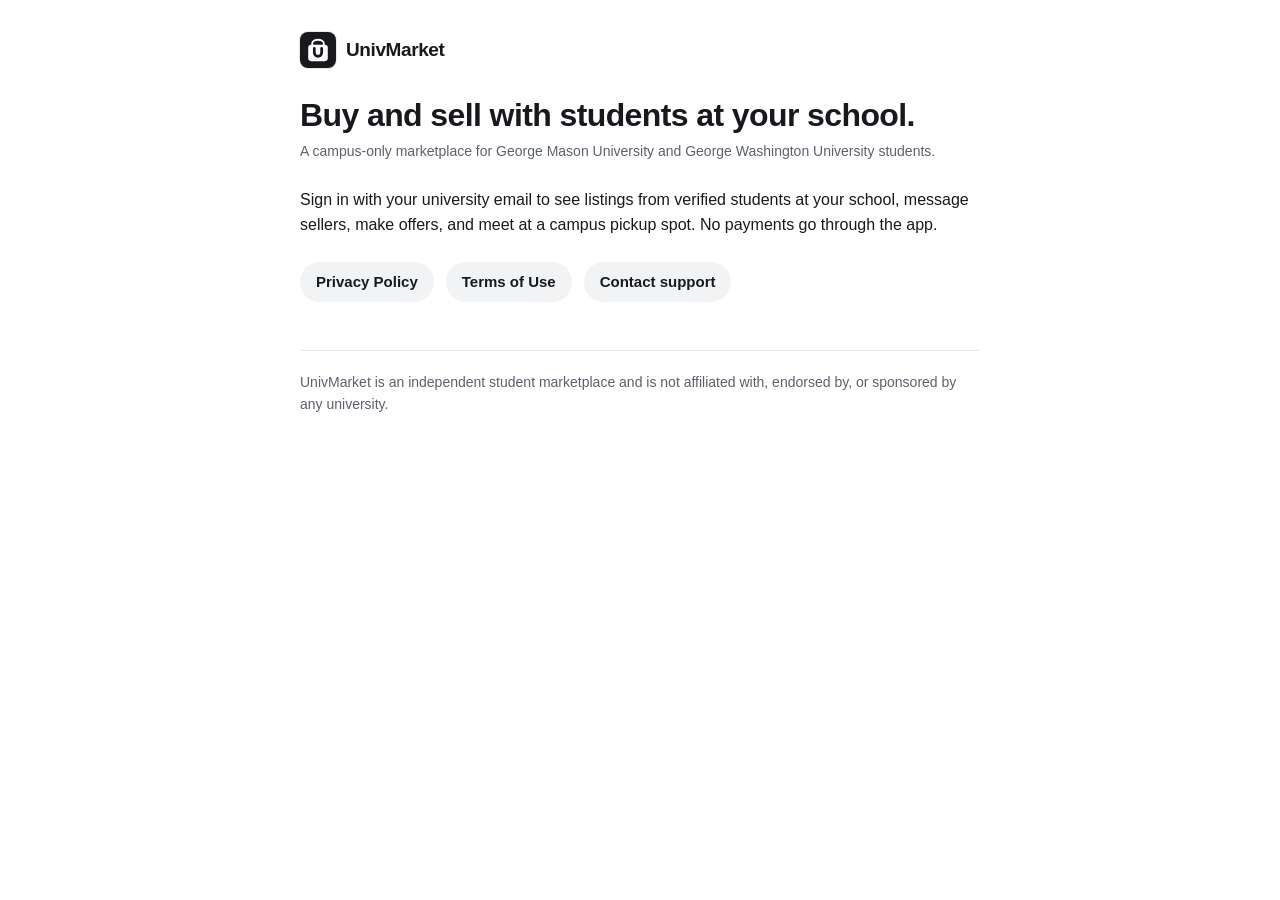
<file: site/index.html>
<!doctype html>
<html lang="en">
<head>
<meta charset="utf-8">
<meta name="viewport" content="width=device-width, initial-scale=1">
<title>UnivMarket</title>
<meta name="description" content="Buy and sell with verified students at your school.">
<link rel="stylesheet" href="style.css">
</head>
<body>
<main>
  <header>
    <span class="tile" aria-hidden="true"><svg viewBox="22 17 76 85" width="26" height="26"><path d="M41 43V38A19 12 0 0 1 79 38V43" fill="none" stroke="#fff" stroke-width="6" stroke-linecap="round"/><rect x="28" y="42" width="64" height="54" rx="10" fill="#fff"/><path d="M48 54V68A12 12 0 0 0 72 68V54" fill="none" stroke="#17191c" stroke-width="9" stroke-linecap="round"/></svg></span>
    <a href="./">UnivMarket</a>
  </header>
  <h1>Buy and sell with students at your school.</h1>
  <p class="meta">A campus-only marketplace for George Mason University and George Washington University students.</p>
  <p>Sign in with your university email to see listings from verified students at your school, message sellers, make offers, and meet at a campus pickup spot. No payments go through the app.</p>
  <nav>
    <a href="privacy.html">Privacy Policy</a>
    <a href="terms.html">Terms of Use</a>
    <a href="mailto:univmarket.app@gmail.com">Contact support</a>
  </nav>
  <footer>UnivMarket is an independent student marketplace and is not affiliated with, endorsed by, or sponsored by any university.</footer>
</main>
</body>
</html>
</file>
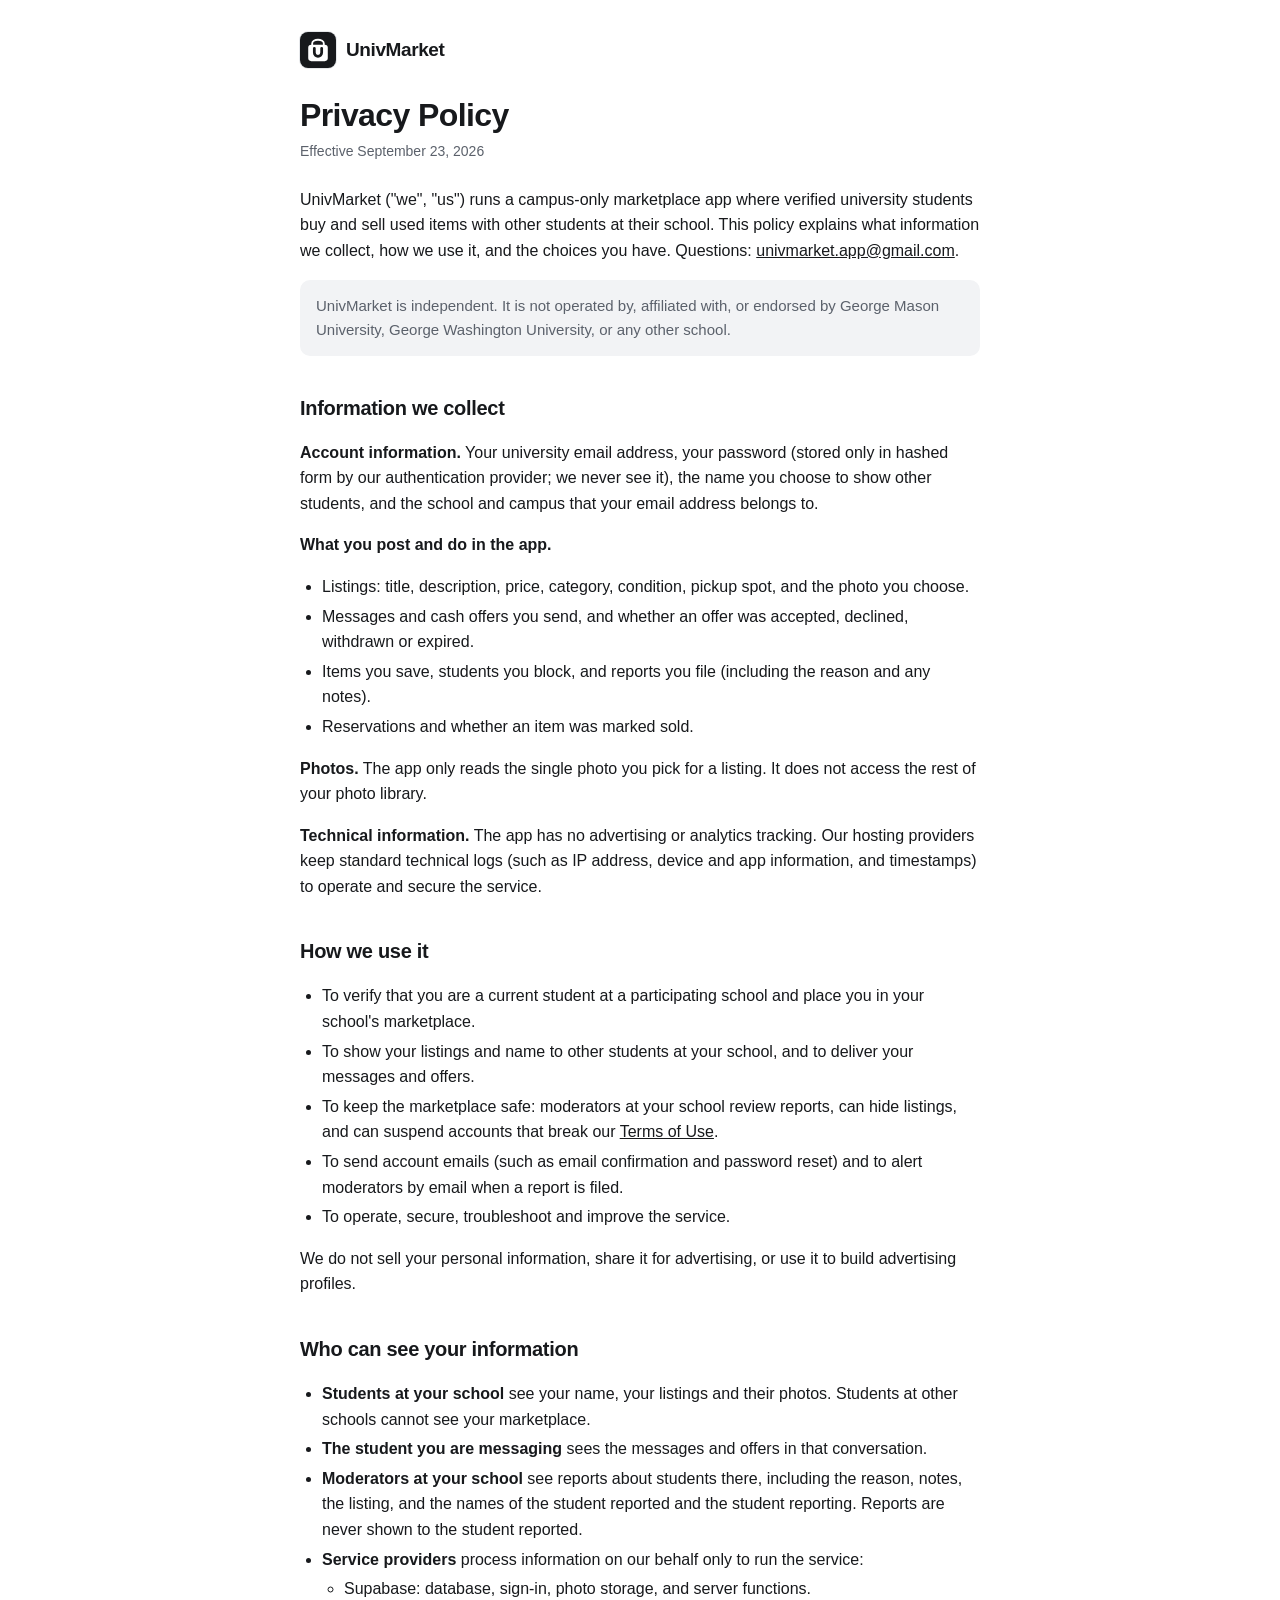
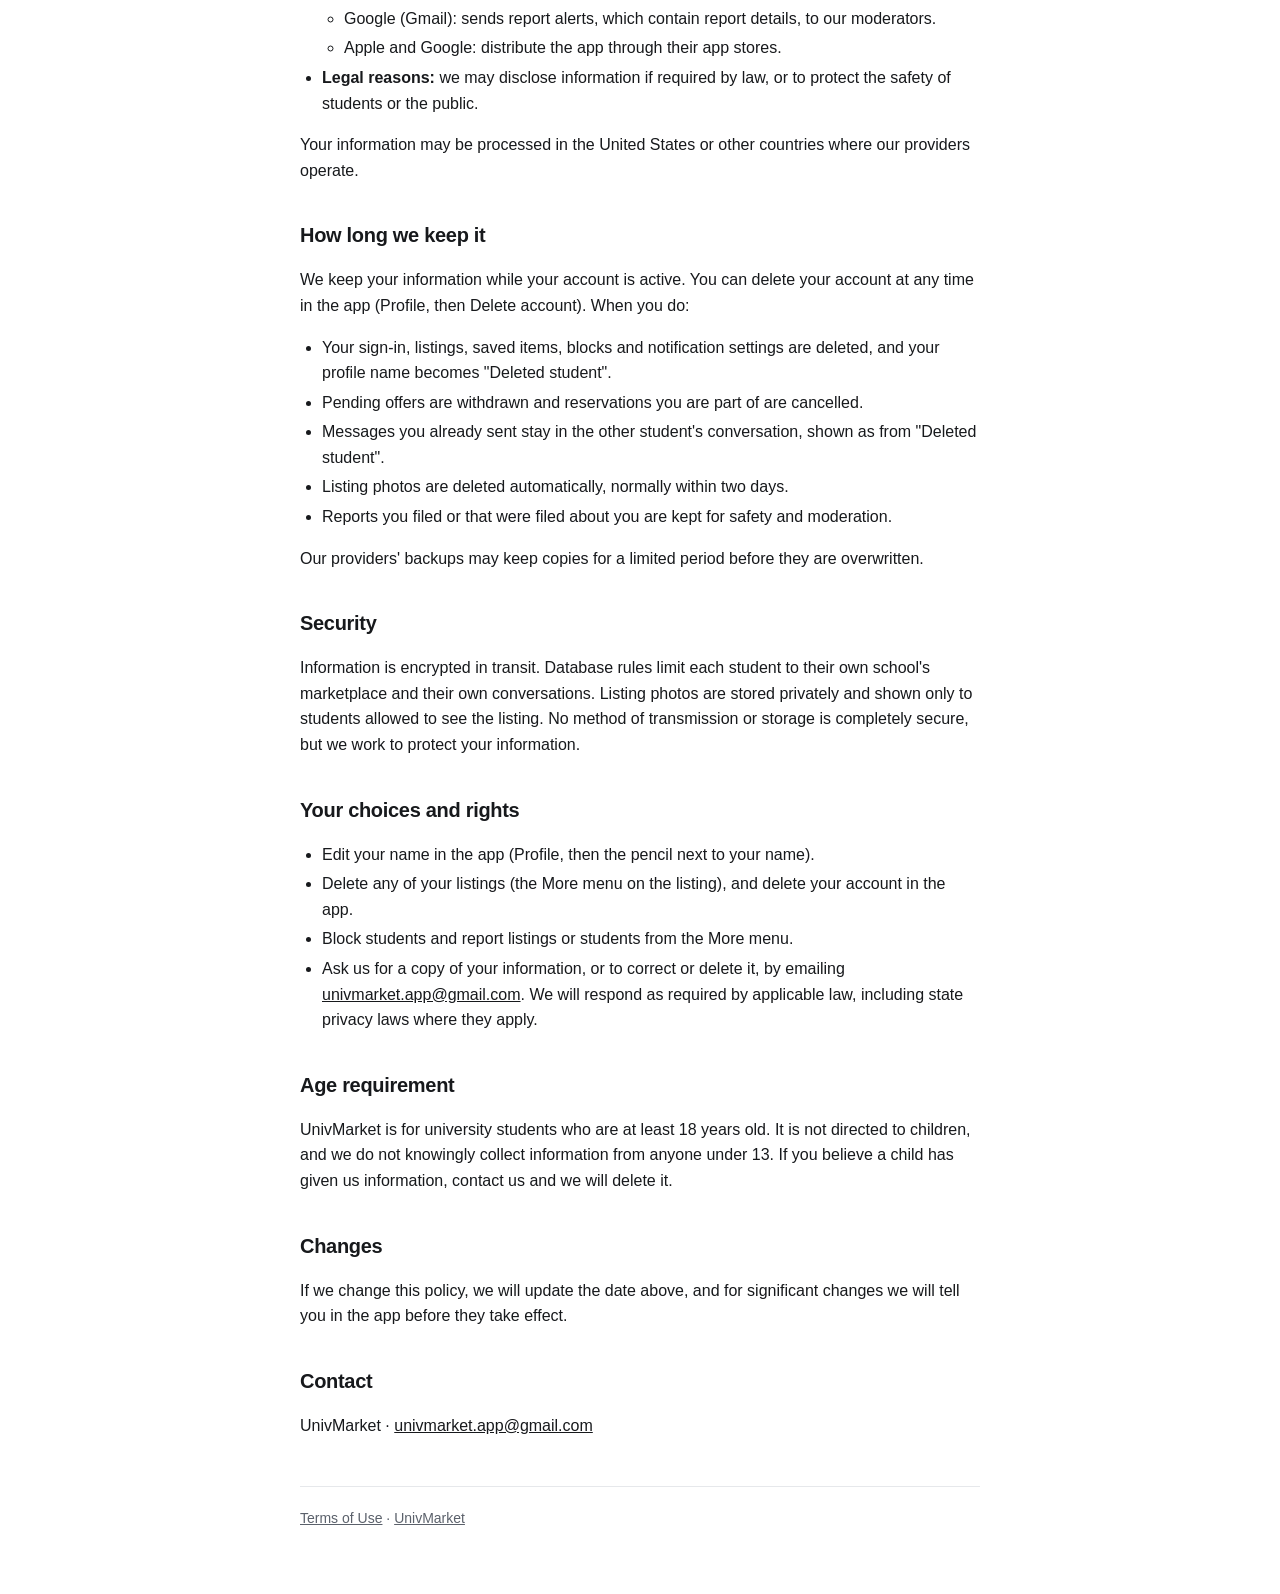
<file: site/privacy.html>
<!doctype html>
<html lang="en">
<head>
<meta charset="utf-8">
<meta name="viewport" content="width=device-width, initial-scale=1">
<title>Privacy Policy · UnivMarket</title>
<meta name="description" content="How UnivMarket collects, uses and protects your information.">
<link rel="stylesheet" href="style.css">
</head>
<body>
<main>
  <header>
    <span class="tile" aria-hidden="true"><svg viewBox="22 17 76 85" width="26" height="26"><path d="M41 43V38A19 12 0 0 1 79 38V43" fill="none" stroke="#fff" stroke-width="6" stroke-linecap="round"/><rect x="28" y="42" width="64" height="54" rx="10" fill="#fff"/><path d="M48 54V68A12 12 0 0 0 72 68V54" fill="none" stroke="#17191c" stroke-width="9" stroke-linecap="round"/></svg></span>
    <a href="./">UnivMarket</a>
  </header>
  <h1>Privacy Policy</h1>
  <p class="meta">Effective September 23, 2026</p>

  <p>UnivMarket ("we", "us") runs a campus-only marketplace app where verified university students buy and sell used items with other students at their school. This policy explains what information we collect, how we use it, and the choices you have. Questions: <a href="mailto:univmarket.app@gmail.com">univmarket.app@gmail.com</a>.</p>
  <p class="note">UnivMarket is independent. It is not operated by, affiliated with, or endorsed by George Mason University, George Washington University, or any other school.</p>

  <h2>Information we collect</h2>
  <p><strong>Account information.</strong> Your university email address, your password (stored only in hashed form by our authentication provider; we never see it), the name you choose to show other students, and the school and campus that your email address belongs to.</p>
  <p><strong>What you post and do in the app.</strong></p>
  <ul>
    <li>Listings: title, description, price, category, condition, pickup spot, and the photo you choose.</li>
    <li>Messages and cash offers you send, and whether an offer was accepted, declined, withdrawn or expired.</li>
    <li>Items you save, students you block, and reports you file (including the reason and any notes).</li>
    <li>Reservations and whether an item was marked sold.</li>
  </ul>
  <p><strong>Photos.</strong> The app only reads the single photo you pick for a listing. It does not access the rest of your photo library.</p>
  <p><strong>Technical information.</strong> The app has no advertising or analytics tracking. Our hosting providers keep standard technical logs (such as IP address, device and app information, and timestamps) to operate and secure the service.</p>

  <h2>How we use it</h2>
  <ul>
    <li>To verify that you are a current student at a participating school and place you in your school's marketplace.</li>
    <li>To show your listings and name to other students at your school, and to deliver your messages and offers.</li>
    <li>To keep the marketplace safe: moderators at your school review reports, can hide listings, and can suspend accounts that break our <a href="terms.html">Terms of Use</a>.</li>
    <li>To send account emails (such as email confirmation and password reset) and to alert moderators by email when a report is filed.</li>
    <li>To operate, secure, troubleshoot and improve the service.</li>
  </ul>
  <p>We do not sell your personal information, share it for advertising, or use it to build advertising profiles.</p>

  <h2>Who can see your information</h2>
  <ul>
    <li><strong>Students at your school</strong> see your name, your listings and their photos. Students at other schools cannot see your marketplace.</li>
    <li><strong>The student you are messaging</strong> sees the messages and offers in that conversation.</li>
    <li><strong>Moderators at your school</strong> see reports about students there, including the reason, notes, the listing, and the names of the student reported and the student reporting. Reports are never shown to the student reported.</li>
    <li><strong>Service providers</strong> process information on our behalf only to run the service:
      <ul>
        <li>Supabase: database, sign-in, photo storage, and server functions.</li>
        <li>Google (Gmail): sends report alerts, which contain report details, to our moderators.</li>
        <li>Apple and Google: distribute the app through their app stores.</li>
      </ul>
    </li>
    <li><strong>Legal reasons:</strong> we may disclose information if required by law, or to protect the safety of students or the public.</li>
  </ul>
  <p>Your information may be processed in the United States or other countries where our providers operate.</p>

  <h2>How long we keep it</h2>
  <p>We keep your information while your account is active. You can delete your account at any time in the app (Profile, then Delete account). When you do:</p>
  <ul>
    <li>Your sign-in, listings, saved items, blocks and notification settings are deleted, and your profile name becomes "Deleted student".</li>
    <li>Pending offers are withdrawn and reservations you are part of are cancelled.</li>
    <li>Messages you already sent stay in the other student's conversation, shown as from "Deleted student".</li>
    <li>Listing photos are deleted automatically, normally within two days.</li>
    <li>Reports you filed or that were filed about you are kept for safety and moderation.</li>
  </ul>
  <p>Our providers' backups may keep copies for a limited period before they are overwritten.</p>

  <h2>Security</h2>
  <p>Information is encrypted in transit. Database rules limit each student to their own school's marketplace and their own conversations. Listing photos are stored privately and shown only to students allowed to see the listing. No method of transmission or storage is completely secure, but we work to protect your information.</p>

  <h2>Your choices and rights</h2>
  <ul>
    <li>Edit your name in the app (Profile, then the pencil next to your name).</li>
    <li>Delete any of your listings (the More menu on the listing), and delete your account in the app.</li>
    <li>Block students and report listings or students from the More menu.</li>
    <li>Ask us for a copy of your information, or to correct or delete it, by emailing <a href="mailto:univmarket.app@gmail.com">univmarket.app@gmail.com</a>. We will respond as required by applicable law, including state privacy laws where they apply.</li>
  </ul>

  <h2>Age requirement</h2>
  <p>UnivMarket is for university students who are at least 18 years old. It is not directed to children, and we do not knowingly collect information from anyone under 13. If you believe a child has given us information, contact us and we will delete it.</p>

  <h2>Changes</h2>
  <p>If we change this policy, we will update the date above, and for significant changes we will tell you in the app before they take effect.</p>

  <h2>Contact</h2>
  <p>UnivMarket · <a href="mailto:univmarket.app@gmail.com">univmarket.app@gmail.com</a></p>

  <footer><a href="terms.html">Terms of Use</a> · <a href="./">UnivMarket</a></footer>
</main>
</body>
</html>
</file>
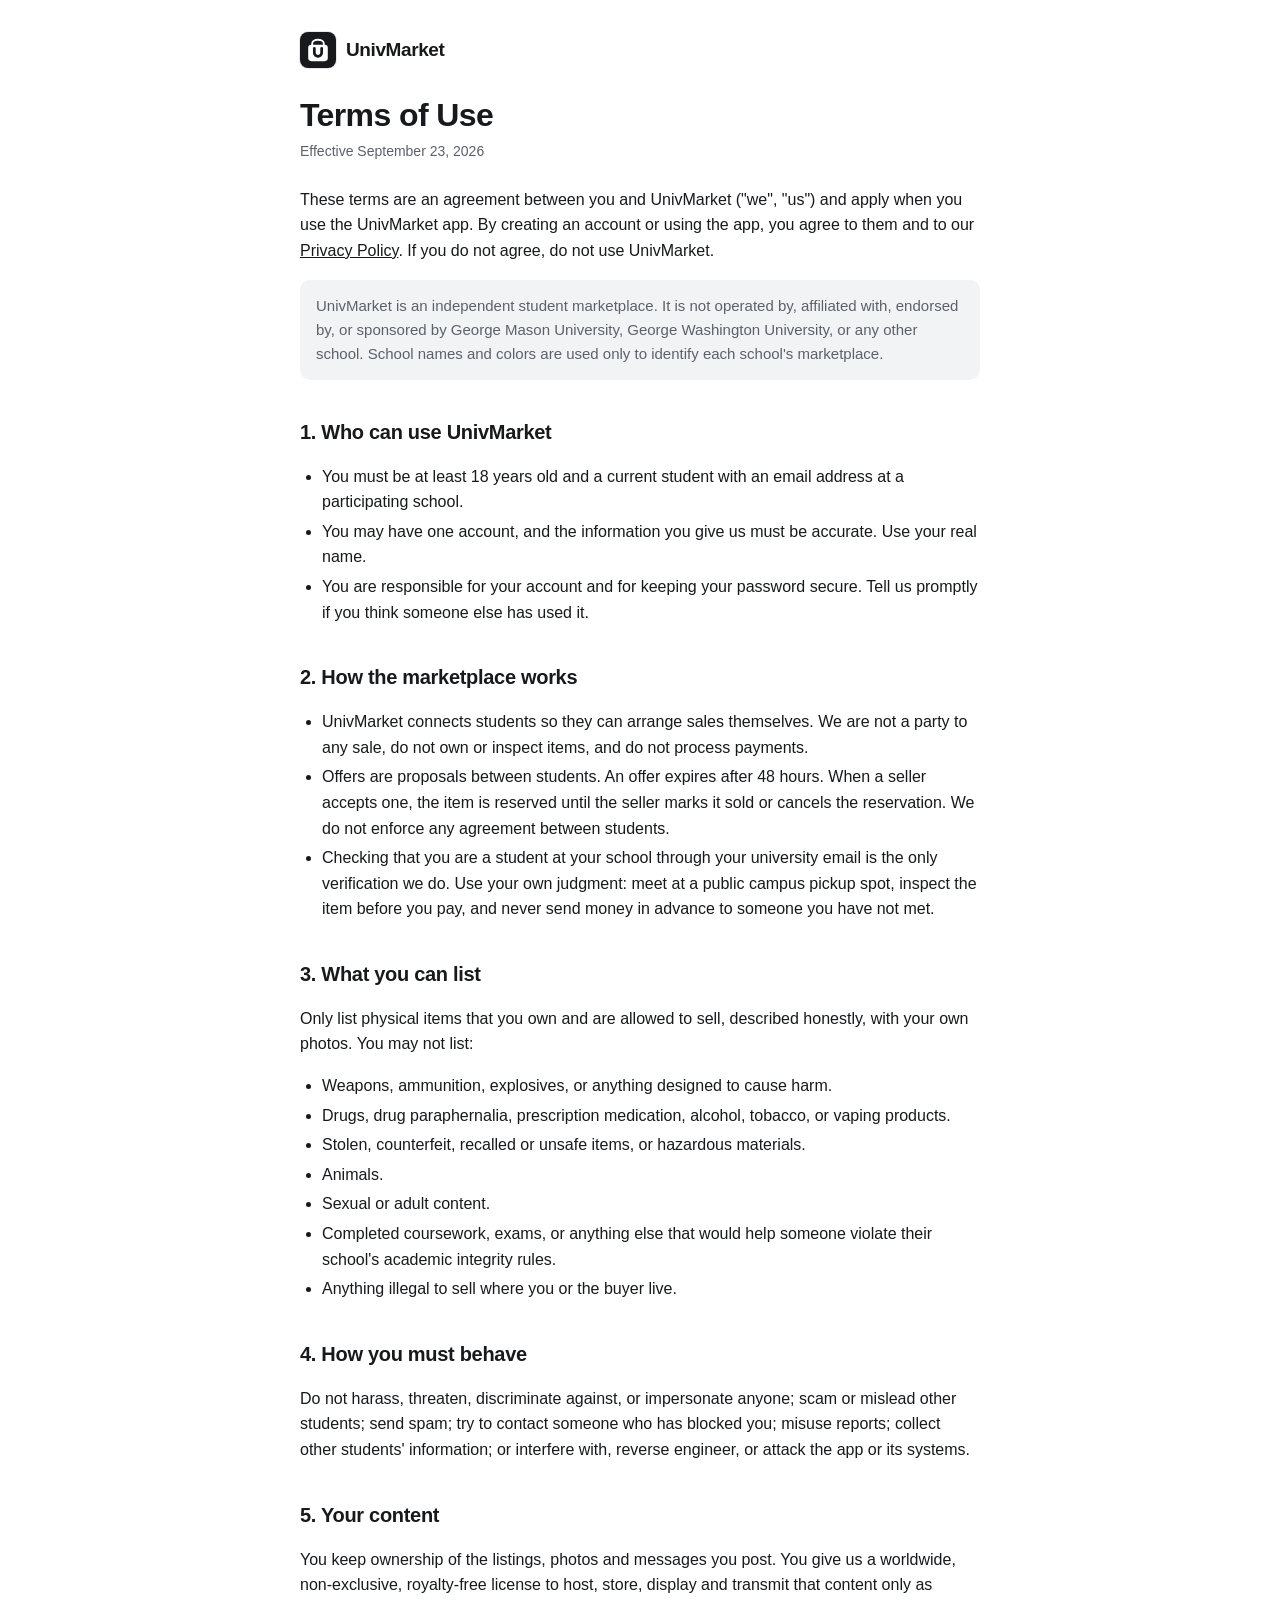
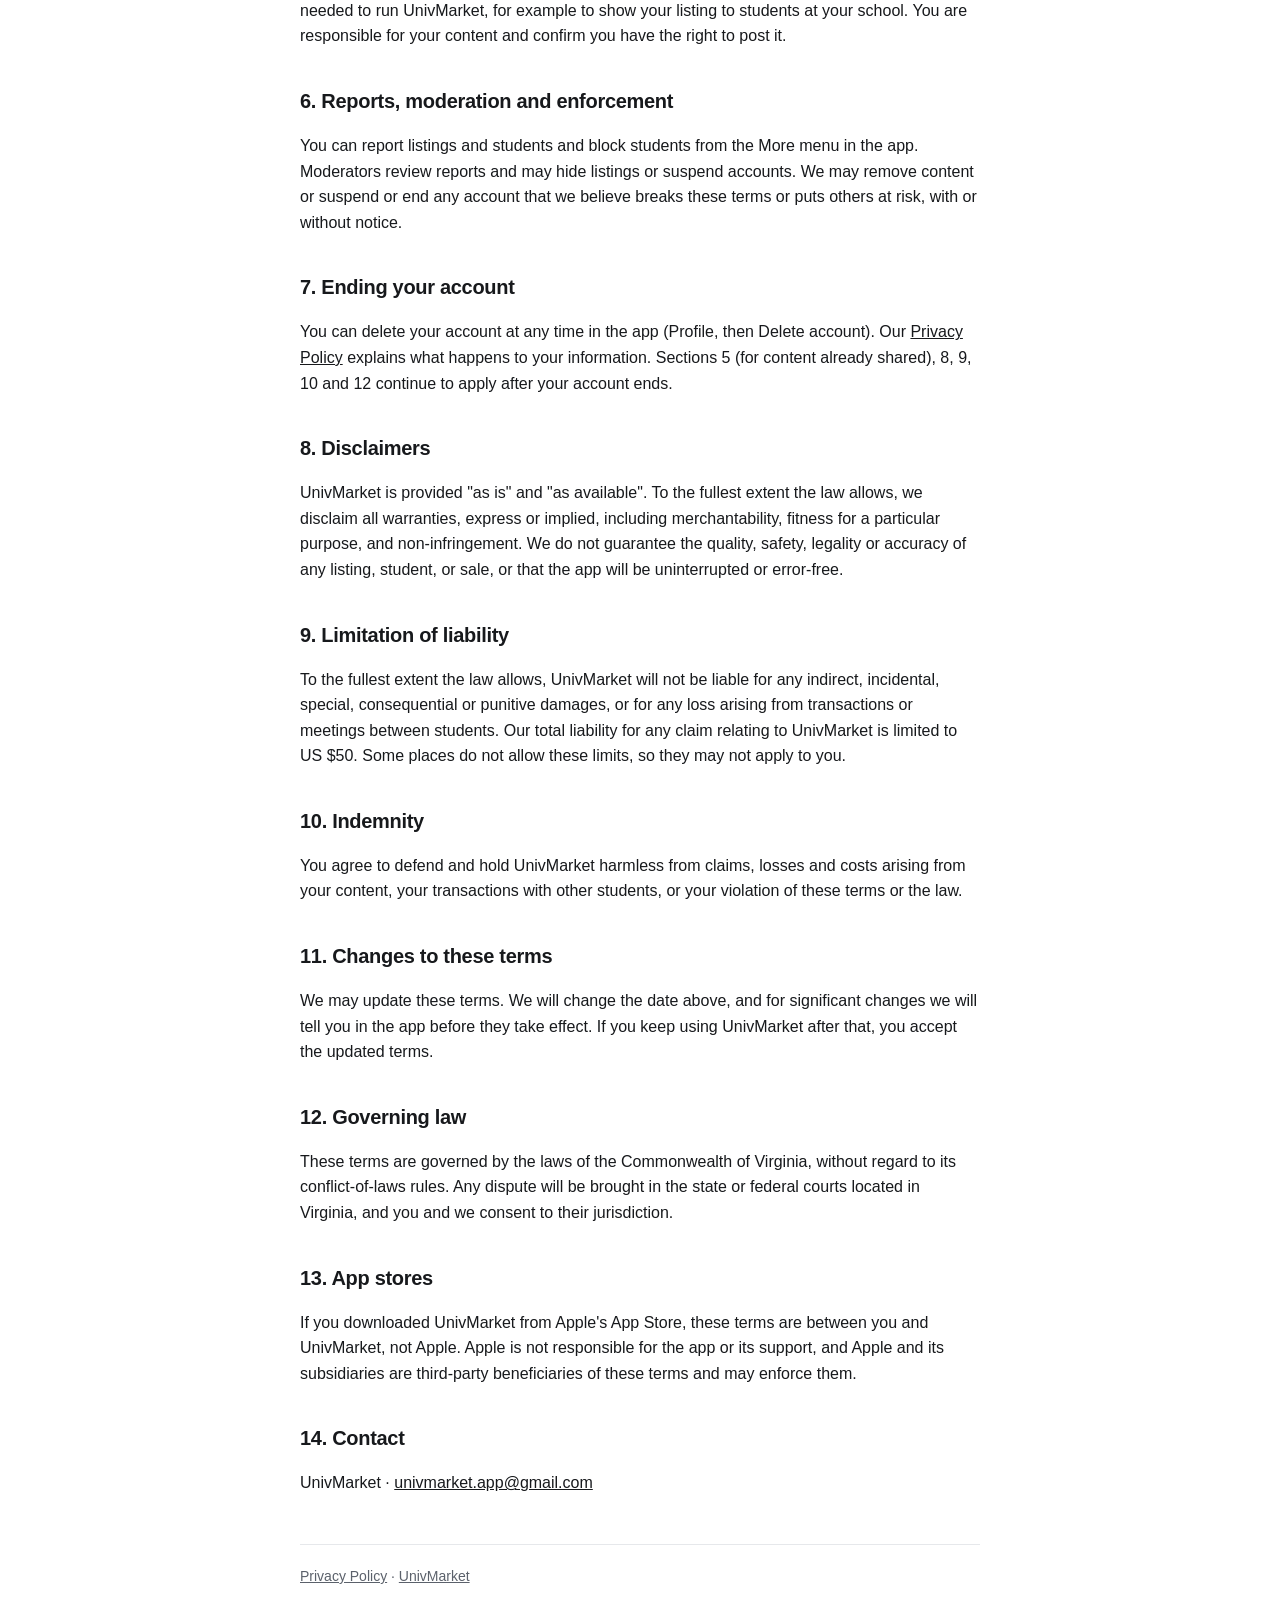
<file: site/terms.html>
<!doctype html>
<html lang="en">
<head>
<meta charset="utf-8">
<meta name="viewport" content="width=device-width, initial-scale=1">
<title>Terms of Use · UnivMarket</title>
<meta name="description" content="The rules for using UnivMarket.">
<link rel="stylesheet" href="style.css">
</head>
<body>
<main>
  <header>
    <span class="tile" aria-hidden="true"><svg viewBox="22 17 76 85" width="26" height="26"><path d="M41 43V38A19 12 0 0 1 79 38V43" fill="none" stroke="#fff" stroke-width="6" stroke-linecap="round"/><rect x="28" y="42" width="64" height="54" rx="10" fill="#fff"/><path d="M48 54V68A12 12 0 0 0 72 68V54" fill="none" stroke="#17191c" stroke-width="9" stroke-linecap="round"/></svg></span>
    <a href="./">UnivMarket</a>
  </header>
  <h1>Terms of Use</h1>
  <p class="meta">Effective September 23, 2026</p>

  <p>These terms are an agreement between you and UnivMarket ("we", "us") and apply when you use the UnivMarket app. By creating an account or using the app, you agree to them and to our <a href="privacy.html">Privacy Policy</a>. If you do not agree, do not use UnivMarket.</p>
  <p class="note">UnivMarket is an independent student marketplace. It is not operated by, affiliated with, endorsed by, or sponsored by George Mason University, George Washington University, or any other school. School names and colors are used only to identify each school's marketplace.</p>

  <h2>1. Who can use UnivMarket</h2>
  <ul>
    <li>You must be at least 18 years old and a current student with an email address at a participating school.</li>
    <li>You may have one account, and the information you give us must be accurate. Use your real name.</li>
    <li>You are responsible for your account and for keeping your password secure. Tell us promptly if you think someone else has used it.</li>
  </ul>

  <h2>2. How the marketplace works</h2>
  <ul>
    <li>UnivMarket connects students so they can arrange sales themselves. We are not a party to any sale, do not own or inspect items, and do not process payments.</li>
    <li>Offers are proposals between students. An offer expires after 48 hours. When a seller accepts one, the item is reserved until the seller marks it sold or cancels the reservation. We do not enforce any agreement between students.</li>
    <li>Checking that you are a student at your school through your university email is the only verification we do. Use your own judgment: meet at a public campus pickup spot, inspect the item before you pay, and never send money in advance to someone you have not met.</li>
  </ul>

  <h2>3. What you can list</h2>
  <p>Only list physical items that you own and are allowed to sell, described honestly, with your own photos. You may not list:</p>
  <ul>
    <li>Weapons, ammunition, explosives, or anything designed to cause harm.</li>
    <li>Drugs, drug paraphernalia, prescription medication, alcohol, tobacco, or vaping products.</li>
    <li>Stolen, counterfeit, recalled or unsafe items, or hazardous materials.</li>
    <li>Animals.</li>
    <li>Sexual or adult content.</li>
    <li>Completed coursework, exams, or anything else that would help someone violate their school's academic integrity rules.</li>
    <li>Anything illegal to sell where you or the buyer live.</li>
  </ul>

  <h2>4. How you must behave</h2>
  <p>Do not harass, threaten, discriminate against, or impersonate anyone; scam or mislead other students; send spam; try to contact someone who has blocked you; misuse reports; collect other students' information; or interfere with, reverse engineer, or attack the app or its systems.</p>

  <h2>5. Your content</h2>
  <p>You keep ownership of the listings, photos and messages you post. You give us a worldwide, non-exclusive, royalty-free license to host, store, display and transmit that content only as needed to run UnivMarket, for example to show your listing to students at your school. You are responsible for your content and confirm you have the right to post it.</p>

  <h2>6. Reports, moderation and enforcement</h2>
  <p>You can report listings and students and block students from the More menu in the app. Moderators review reports and may hide listings or suspend accounts. We may remove content or suspend or end any account that we believe breaks these terms or puts others at risk, with or without notice.</p>

  <h2>7. Ending your account</h2>
  <p>You can delete your account at any time in the app (Profile, then Delete account). Our <a href="privacy.html">Privacy Policy</a> explains what happens to your information. Sections 5 (for content already shared), 8, 9, 10 and 12 continue to apply after your account ends.</p>

  <h2>8. Disclaimers</h2>
  <p>UnivMarket is provided "as is" and "as available". To the fullest extent the law allows, we disclaim all warranties, express or implied, including merchantability, fitness for a particular purpose, and non-infringement. We do not guarantee the quality, safety, legality or accuracy of any listing, student, or sale, or that the app will be uninterrupted or error-free.</p>

  <h2>9. Limitation of liability</h2>
  <p>To the fullest extent the law allows, UnivMarket will not be liable for any indirect, incidental, special, consequential or punitive damages, or for any loss arising from transactions or meetings between students. Our total liability for any claim relating to UnivMarket is limited to US $50. Some places do not allow these limits, so they may not apply to you.</p>

  <h2>10. Indemnity</h2>
  <p>You agree to defend and hold UnivMarket harmless from claims, losses and costs arising from your content, your transactions with other students, or your violation of these terms or the law.</p>

  <h2>11. Changes to these terms</h2>
  <p>We may update these terms. We will change the date above, and for significant changes we will tell you in the app before they take effect. If you keep using UnivMarket after that, you accept the updated terms.</p>

  <h2>12. Governing law</h2>
  <p>These terms are governed by the laws of the Commonwealth of Virginia, without regard to its conflict-of-laws rules. Any dispute will be brought in the state or federal courts located in Virginia, and you and we consent to their jurisdiction.</p>

  <h2>13. App stores</h2>
  <p>If you downloaded UnivMarket from Apple's App Store, these terms are between you and UnivMarket, not Apple. Apple is not responsible for the app or its support, and Apple and its subsidiaries are third-party beneficiaries of these terms and may enforce them.</p>

  <h2>14. Contact</h2>
  <p>UnivMarket · <a href="mailto:univmarket.app@gmail.com">univmarket.app@gmail.com</a></p>

  <footer><a href="privacy.html">Privacy Policy</a> · <a href="./">UnivMarket</a></footer>
</main>
</body>
</html>
</file>
<file: site/style.css>
:root {
  --paper: #ffffff;
  --fill: #f2f3f5;
  --line: #e6e8eb;
  --ink: #17191c;
  --ink-soft: #5b616b;
}
@media (prefers-color-scheme: dark) {
  :root {
    --paper: #111214;
    --fill: #1b1c1f;
    --line: #2b2d33;
    --ink: #f2f1ee;
    --ink-soft: #b2afa9;
  }
}
* { box-sizing: border-box; }
body {
  margin: 0;
  background: var(--paper);
  color: var(--ink);
  font: 16px/1.6 -apple-system, BlinkMacSystemFont, "Segoe UI", Roboto, sans-serif;
  -webkit-text-size-adjust: 100%;
}
main { max-width: 720px; margin: 0 auto; padding: 32px 20px 64px; }
header { display: flex; align-items: center; gap: 10px; margin-bottom: 28px; }
header a { color: inherit; text-decoration: none; font-weight: 800; font-size: 19px; letter-spacing: -0.4px; }
.tile {
  /* Same as the app icon in both themes: white bag on an ink tile. */
  width: 36px; height: 36px; border-radius: 8px; background: #17191c;
  box-shadow: 0 0 0 1px var(--line);
  display: grid; place-items: center;
}
.tile svg { width: 26px; height: 26px; }
h1 { font-size: 32px; line-height: 1.2; letter-spacing: -0.6px; margin: 0 0 6px; }
h2 { font-size: 20px; letter-spacing: -0.3px; margin: 36px 0 8px; }
p, li { color: var(--ink); }
.meta { color: var(--ink-soft); font-size: 14px; margin: 0 0 24px; }
.note {
  background: var(--fill); border-radius: 10px; padding: 14px 16px;
  color: var(--ink-soft); font-size: 15px;
}
ul { padding-left: 22px; }
li { margin: 4px 0; }
a { color: inherit; }
nav { display: flex; flex-wrap: wrap; gap: 12px; margin-top: 24px; }
nav a {
  background: var(--fill); border-radius: 999px; padding: 8px 16px;
  text-decoration: none; font-weight: 600; font-size: 15px;
}
footer {
  margin-top: 48px; padding-top: 20px; border-top: 1px solid var(--line);
  color: var(--ink-soft); font-size: 14px;
}
</file>
